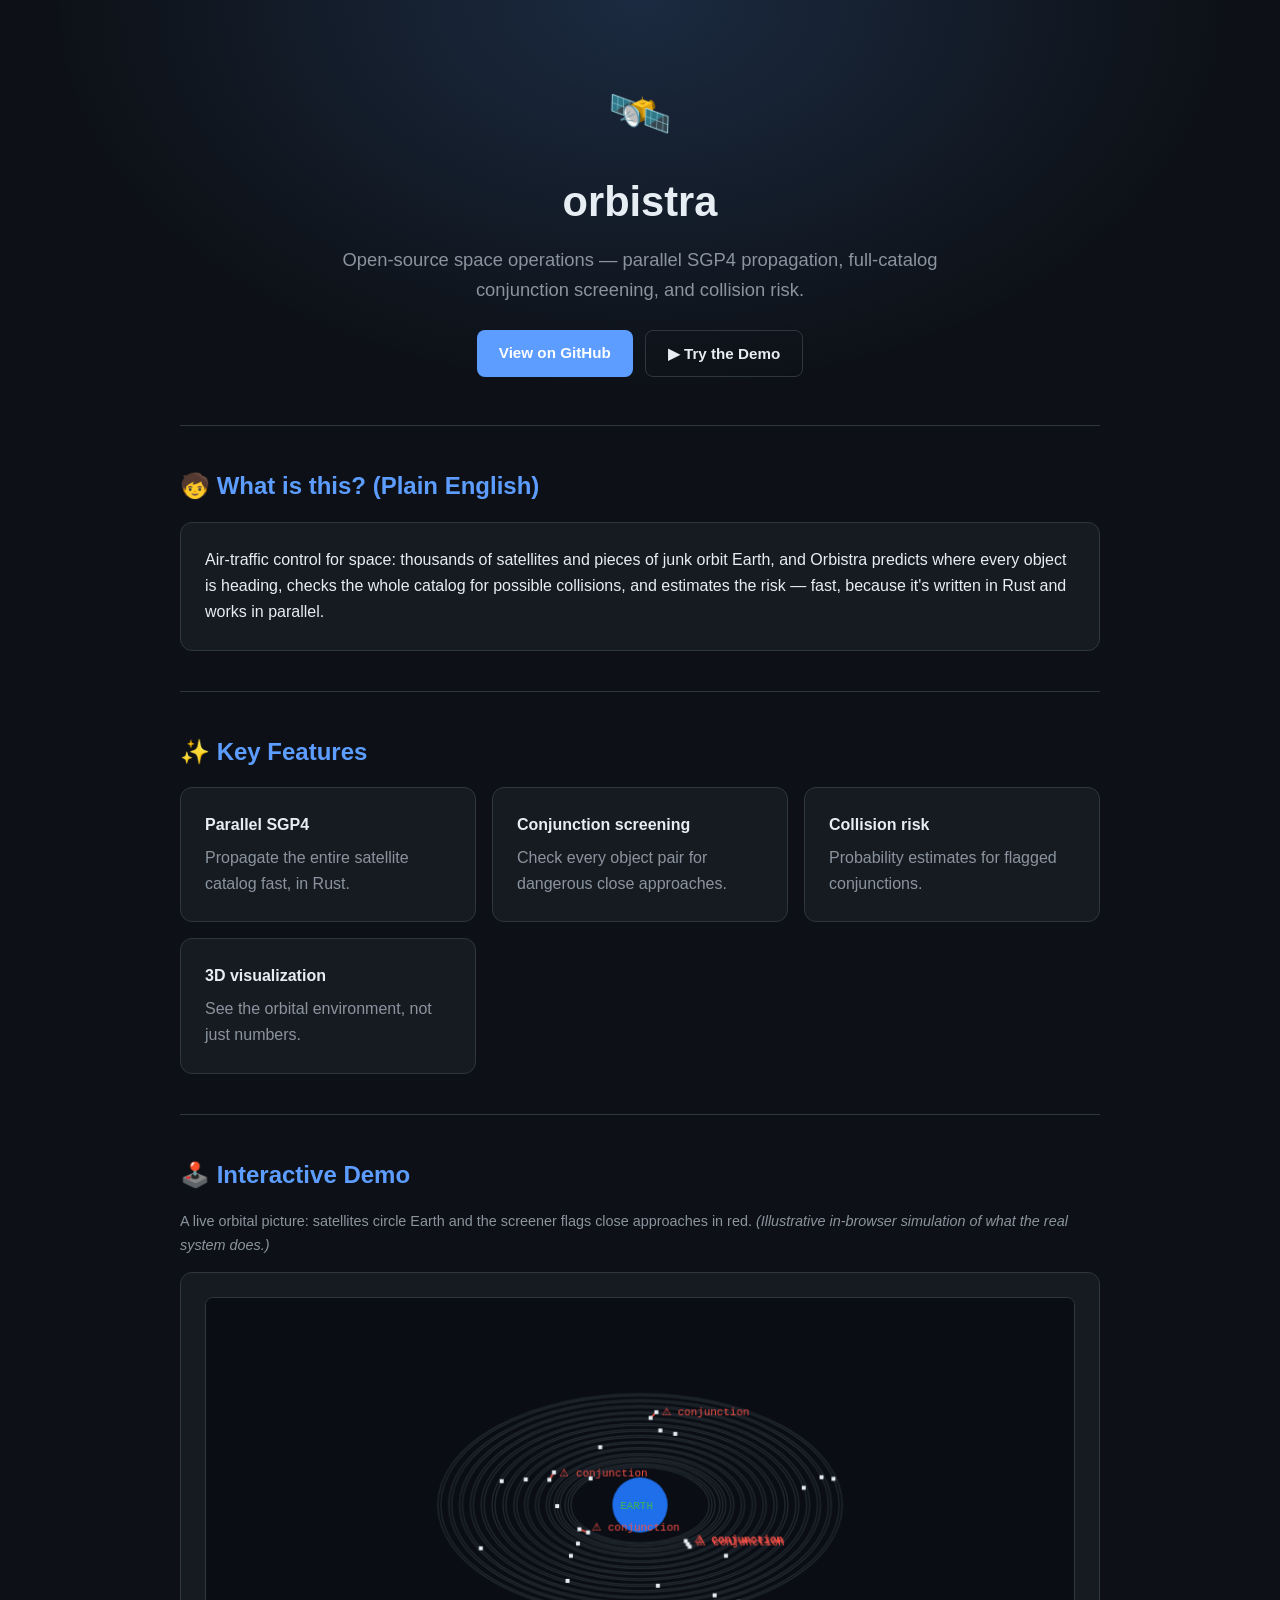
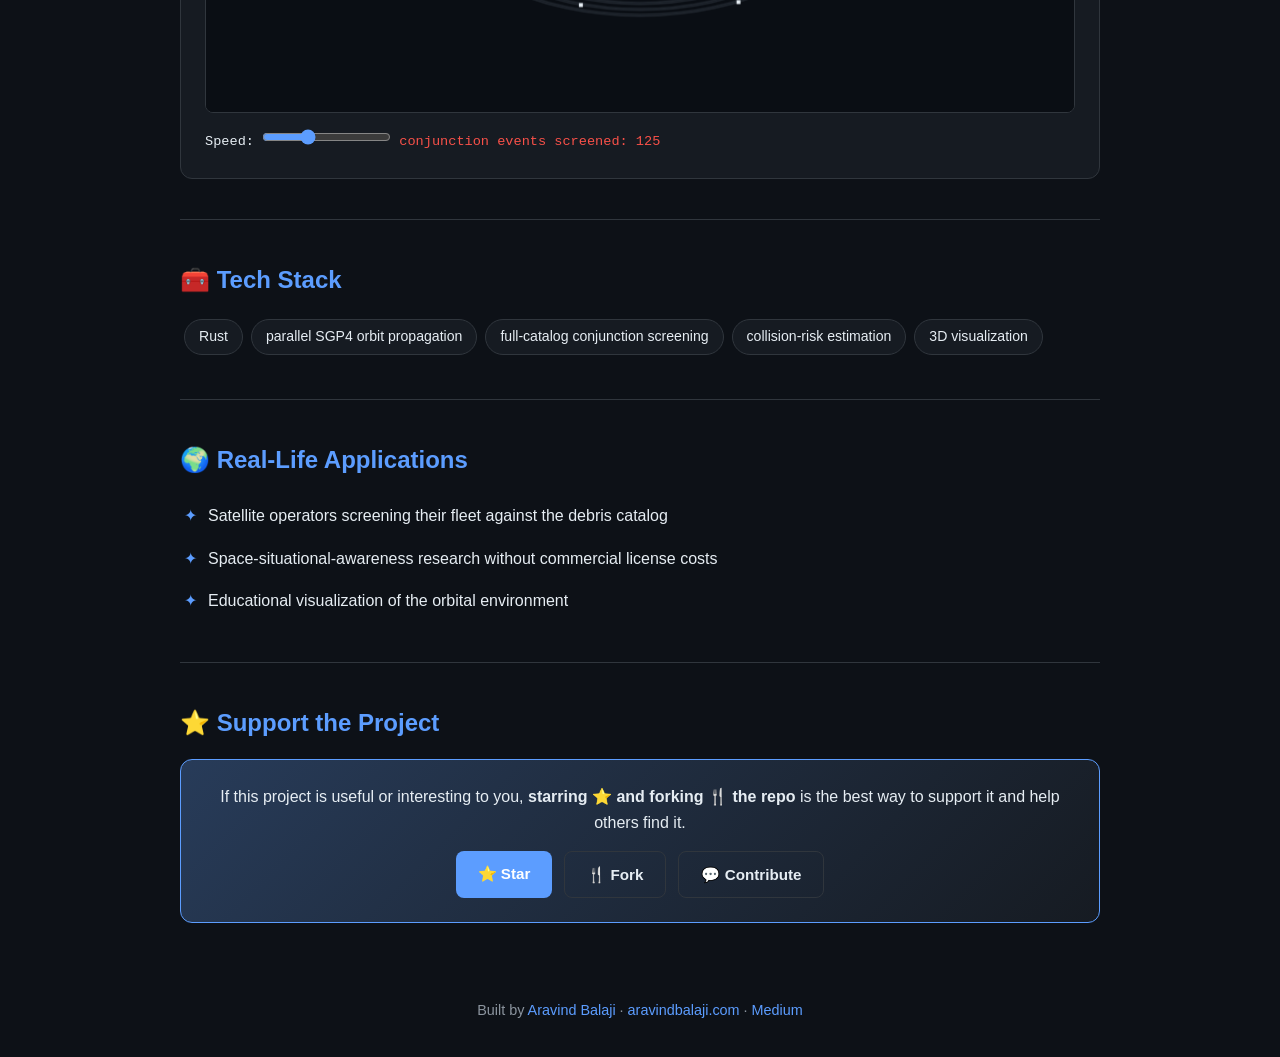
<file: docs/index.html>
<!DOCTYPE html>
<html lang="en">
<head>
<meta charset="UTF-8"><meta name="viewport" content="width=device-width, initial-scale=1.0">
<title>orbistra — Open-source space operations</title>
<meta name="description" content="Open-source space operations — parallel SGP4 propagation, full-catalog conjunction screening, and collision risk.">
<style>
:root{--accent:#5c9dff;--bg:#0d1117;--card:#161b22;--border:#30363d;--text:#e6edf3;--muted:#8b949e}
*{margin:0;padding:0;box-sizing:border-box}
body{background:var(--bg);color:var(--text);font-family:-apple-system,BlinkMacSystemFont,'Segoe UI',Roboto,sans-serif;line-height:1.65}
.wrap{max-width:960px;margin:0 auto;padding:0 20px}
header{padding:72px 0 48px;text-align:center;background:radial-gradient(ellipse at top,color-mix(in srgb,var(--accent) 18%,transparent),transparent 65%)}
h1{font-size:2.6rem;margin-bottom:8px}
.emoji{font-size:3.2rem;display:block;margin-bottom:12px}
.tagline{color:var(--muted);font-size:1.15rem;max-width:640px;margin:0 auto 24px}
.btns{display:flex;gap:12px;justify-content:center;flex-wrap:wrap}
.btn{padding:10px 22px;border-radius:8px;text-decoration:none;font-weight:600;font-size:.95rem}
.btn-primary{background:var(--accent);color:#fff}
.btn-ghost{border:1px solid var(--border);color:var(--text)}
section{padding:40px 0;border-top:1px solid var(--border)}
h2{font-size:1.5rem;margin-bottom:16px;color:var(--accent)}
.card{background:var(--card);border:1px solid var(--border);border-radius:12px;padding:24px}
.grid{display:grid;grid-template-columns:repeat(auto-fit,minmax(260px,1fr));gap:16px}
.chip{display:inline-block;background:var(--card);border:1px solid var(--border);border-radius:20px;padding:5px 14px;margin:4px;font-size:.88rem}
ul.apps{list-style:none}ul.apps li{padding:8px 0 8px 28px;position:relative}
ul.apps li:before{content:"✦";position:absolute;left:4px;color:var(--accent)}
#demo{margin-top:8px}
.demo-hint{color:var(--muted);font-size:.9rem;margin-bottom:14px}
button.demo-btn{background:var(--accent);color:#fff;border:none;border-radius:8px;padding:9px 18px;font-weight:600;cursor:pointer;font-size:.92rem;margin:4px 6px 4px 0}
button.demo-btn.ghost{background:transparent;border:1px solid var(--border);color:var(--text)}
input[type=range]{accent-color:var(--accent)}
canvas{background:#0a0e14;border:1px solid var(--border);border-radius:8px;max-width:100%}
.mono{font-family:ui-monospace,Menlo,monospace;font-size:.85rem}
footer{padding:36px 0;text-align:center;color:var(--muted);font-size:.9rem}
footer a{color:var(--accent);text-decoration:none}
.star-cta{background:linear-gradient(135deg,color-mix(in srgb,var(--accent) 25%,var(--card)),var(--card));border:1px solid var(--accent);border-radius:12px;padding:24px;text-align:center;margin-top:8px}
</style>
</head>
<body>
<header><div class="wrap">
<span class="emoji">🛰️</span>
<h1>orbistra</h1>
<p class="tagline">Open-source space operations — parallel SGP4 propagation, full-catalog conjunction screening, and collision risk.</p>
<div class="btns">
<a class="btn btn-primary" href="https://github.com/AravindB98/orbistra">View on GitHub</a>
<a class="btn btn-ghost" href="#demo-sec">▶ Try the Demo</a>
</div>
</div></header>
<div class="wrap">
<section><h2>🧒 What is this? (Plain English)</h2><div class="card"><p>Air-traffic control for space: thousands of satellites and pieces of junk orbit Earth, and Orbistra predicts where every object is heading, checks the whole catalog for possible collisions, and estimates the risk — fast, because it's written in Rust and works in parallel.</p></div></section>
<section><h2>✨ Key Features</h2><div class="grid"><div class="card"><strong>Parallel SGP4</strong><p style="color:var(--muted);margin-top:6px">Propagate the entire satellite catalog fast, in Rust.</p></div><div class="card"><strong>Conjunction screening</strong><p style="color:var(--muted);margin-top:6px">Check every object pair for dangerous close approaches.</p></div><div class="card"><strong>Collision risk</strong><p style="color:var(--muted);margin-top:6px">Probability estimates for flagged conjunctions.</p></div><div class="card"><strong>3D visualization</strong><p style="color:var(--muted);margin-top:6px">See the orbital environment, not just numbers.</p></div></div></section>
<section id="demo-sec"><h2>🕹️ Interactive Demo</h2>
<p class="demo-hint">A live orbital picture: satellites circle Earth and the screener flags close approaches in red. <em>(Illustrative in-browser simulation of what the real system does.)</em></p>
<div class="card" id="demo"><canvas id="ob-c" width="880" height="420"></canvas>
<div style="margin-top:8px" class="mono">Speed: <input type="range" id="ob-s" min="1" max="10" value="4"> <span id="ob-count" style="color:#f85149"></span></div></div></section>
<section><h2>🧰 Tech Stack</h2><div><span class="chip">Rust</span><span class="chip">parallel SGP4 orbit propagation</span><span class="chip">full-catalog conjunction screening</span><span class="chip">collision-risk estimation</span><span class="chip">3D visualization</span></div></section>
<section><h2>🌍 Real-Life Applications</h2><ul class="apps"><li>Satellite operators screening their fleet against the debris catalog</li><li>Space-situational-awareness research without commercial license costs</li><li>Educational visualization of the orbital environment</li></ul></section>
<section><h2>⭐ Support the Project</h2><div class="star-cta">
<p style="margin-bottom:14px">If this project is useful or interesting to you, <strong>starring ⭐ and forking 🍴 the repo</strong> is the best way to support it and help others find it.</p>
<div class="btns">
<a class="btn btn-primary" href="https://github.com/AravindB98/orbistra/stargazers">⭐ Star</a>
<a class="btn btn-ghost" href="https://github.com/AravindB98/orbistra/fork">🍴 Fork</a>
<a class="btn btn-ghost" href="https://github.com/AravindB98/orbistra/issues">💬 Contribute</a>
</div></div></section>
</div>
<footer>Built by <a href="https://github.com/AravindB98">Aravind Balaji</a> · <a href="https://aravindbalaji.com">aravindbalaji.com</a> · <a href="https://medium.com/@aravindbalaji25">Medium</a></footer>
<script>

const oc=document.getElementById('ob-c'),octx=oc.getContext('2d');
const SATS=[...Array(28)].map((_,i)=>({r:70+(i*11)%140,a:(i*2.39),w:(0.008+((i*7)%10)*0.0012)*((i%2)?1:-1)}));
let conj=0;
function obStep(){const sp=+document.getElementById('ob-s').value;
octx.fillStyle='#0a0e14';octx.fillRect(0,0,880,420);
octx.fillStyle='#1f6feb';octx.beginPath();octx.arc(440,210,28,0,7);octx.fill();
octx.fillStyle='#3fb950';octx.font='11px monospace';octx.fillText('EARTH',420,214);
const pos=SATS.map(s=>{s.a+=s.w*sp;return[440+s.r*Math.cos(s.a),210+s.r*Math.sin(s.a)*0.55];});
octx.strokeStyle='#20262e';SATS.forEach(s=>{octx.beginPath();octx.ellipse(440,210,s.r,s.r*0.55,0,0,7);octx.stroke();});
let flags=0;
for(let i=0;i<pos.length;i++)for(let j=i+1;j<pos.length;j++){const dx=pos[i][0]-pos[j][0],dy=pos[i][1]-pos[j][1];
 if(dx*dx+dy*dy<140){flags++;octx.strokeStyle='#f85149';octx.lineWidth=1.5;octx.beginPath();octx.moveTo(...pos[i]);octx.lineTo(...pos[j]);octx.stroke();
 octx.fillStyle='#f85149';octx.fillText('⚠ conjunction',(pos[i][0]+pos[j][0])/2+8,(pos[i][1]+pos[j][1])/2);}}
pos.forEach(p=>{octx.fillStyle='#e6edf3';octx.fillRect(p[0]-2,p[1]-2,4,4);});
if(flags)conj+=flags;document.getElementById('ob-count').textContent=' conjunction events screened: '+conj;
requestAnimationFrame(obStep);}
obStep();

</script>
</body>
</html>
</file>
